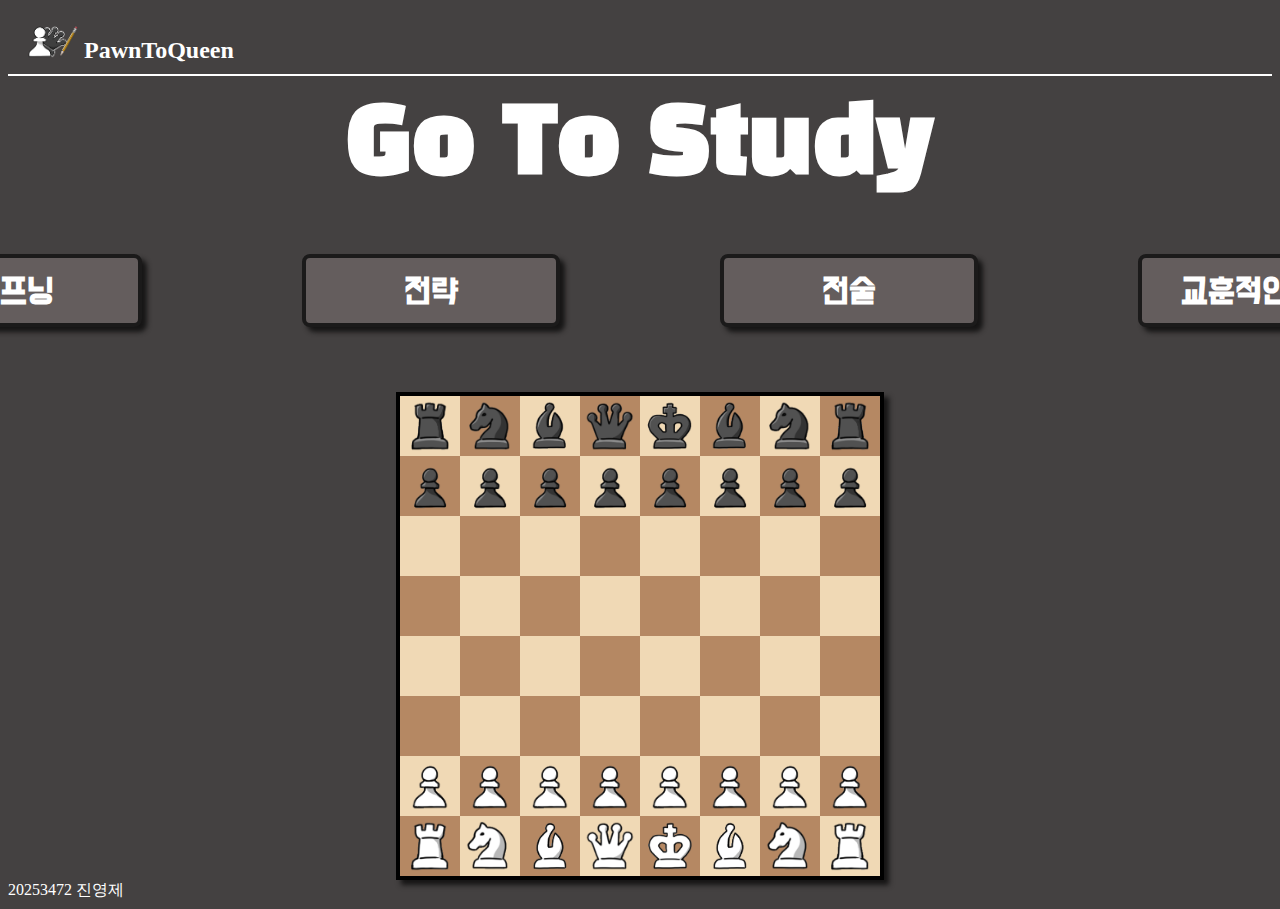
<file: index.html>
<!doctype html>
<html>
    <head>
        <meta charset="utf-8">
        <title>PawnToQueen</title>

        <!-- css 불러오기 -->
        <link rel="stylesheet" href="css/2chess.css">
    </head>

    <body>

        <!-- 왼쪽 위 로고, 로고 이미지 -->
        <header>
            <div>
                <h2 class="PawnToQueen">
                    <img src="images/PawnToQueen.png" class="PawnToQueen-logo">
                    PawnToQueen</h2>
            </div>
            <hr>
        </header>

        <main>
            
            <!-- 공부하러 가기 Go To Study 글자 -->
            <div class="center">
                <h1 class="font_big02 GTS-margin font03">Go To Study</h1>
            </div>

            <div class="center menu">

                <!-- 오프닝 버튼 -->
                <div class="button">
                    <a href = "4Opening.html" class = "font_big01 font_bold font_center font04">오프닝</a>
                </div>

                <!-- 전략 버튼 -->
                <div class="button">
                    <a href = "5Strategy.html" class = "font_big01 font_bold font_center font04">전략</a>
                </div>

                <!-- 전술 버튼 -->
                <div class="button">
                    <a href = "6Tactics.html" class = "font_big01 font_bold font_center font04">전술</a>
                </div>

                <!-- 교훈적인 경기 버튼 -->
                <div class="button">
                    <a href = "7instructive.html" class = "font_big01 font_bold font_center font04">교훈적인 경기</a>
                </div>
            </div>

            
            <!-- 체스판 -->
            <div class="board-area01 center">
                <iframe src="8chess board.html"></iframe>
            </div>

            <!-- 시계 -->
            <div>
                <span id="clock" class="float-right font01"></span>
            </div>
            

        </main>

        <!-- 왼쪽 하단 학번 이름 -->
        <footer>
            <div>20253472 진영제</div>
        </footer>

        <!-- js 불러오기 -->
        <script src="js/3chess.js"></script>

    </body>
</html>
</file>
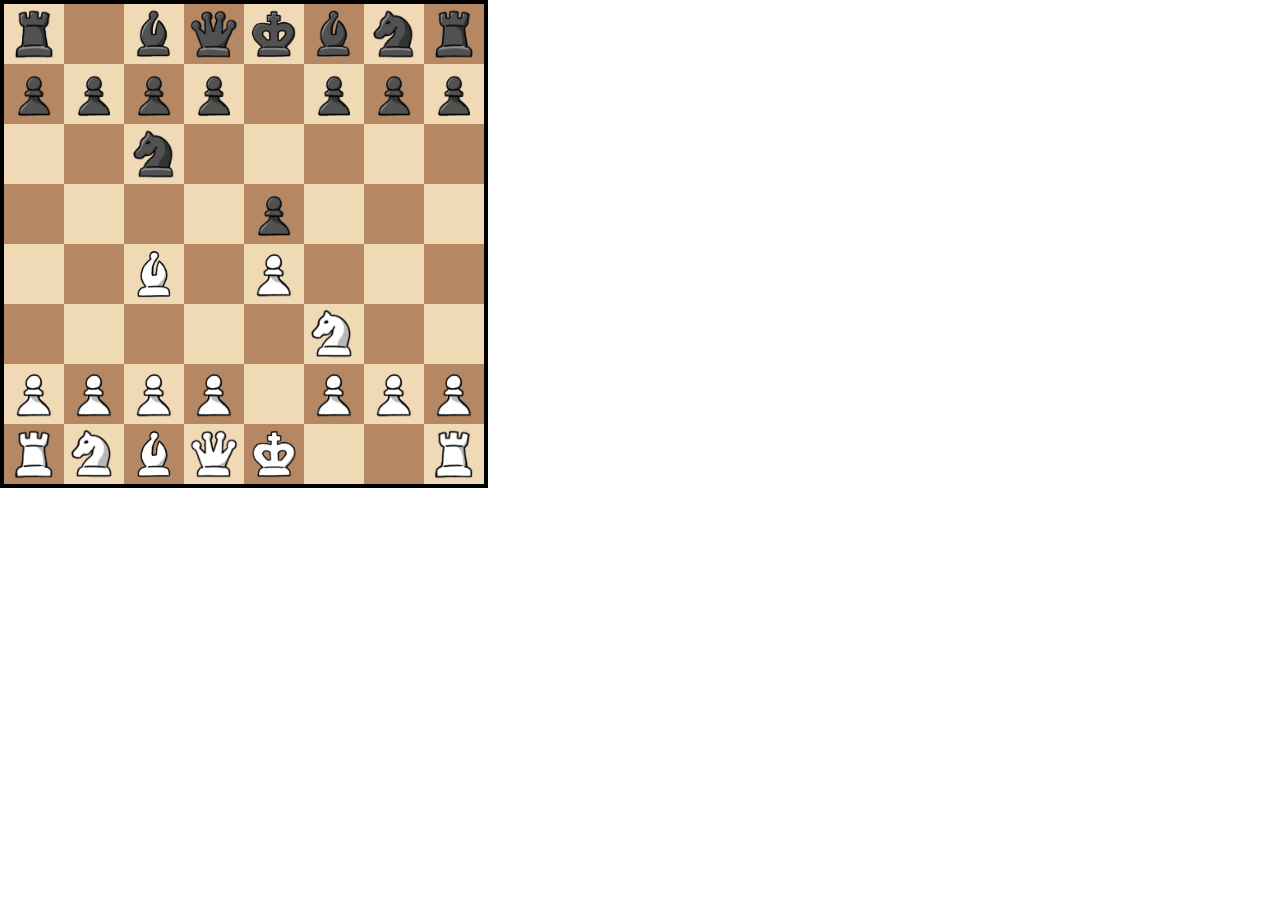
<file: 11Italian-Game.html>
<!DOCTYPE html>
<html>
  <head>
    <meta charset="utf-8">
    <title>Italian-Game</title>

    <!-- css 불러오기 -->
    <link rel="stylesheet" href="css/9board.css">
  </head>
  <body>

  <div class="board">
    <!-- 1행 -->
    <div class="cell white"><img src = "images/black-rook.png"></div> <!-- a8 -->
    <div class="cell black"></div> <!-- b8 -->
    <div class="cell white"><img src = "images/black-bishop.png"></div> <!-- c8 -->
    <div class="cell black"><img src = "images/black-queen.png"></div> <!-- d8 -->
    <div class="cell white"><img src = "images/black-king.png"></div> <!-- e8 -->
    <div class="cell black"><img src = "images/black-bishop.png"></div> <!-- f8 -->
    <div class="cell white"><img src = "images/black-knight.png"></div> <!-- g8 -->
    <div class="cell black"><img src = "images/black-rook.png"></div> <!-- h8 -->

    <!-- 2행 -->
    <div class="cell black"><img src = "images/black-pawn.png"></div> <!-- a7 -->
    <div class="cell white"><img src = "images/black-pawn.png"></div> <!-- b7 -->
    <div class="cell black"><img src = "images/black-pawn.png"></div> <!-- c7 -->
    <div class="cell white"><img src = "images/black-pawn.png"></div> <!-- d7 -->
    <div class="cell black"></div> <!-- e7 -->
    <div class="cell white"><img src = "images/black-pawn.png"></div> <!-- f2 -->
    <div class="cell black"><img src = "images/black-pawn.png"></div> <!-- g7 -->
    <div class="cell white"><img src = "images/black-pawn.png"></div> <!-- h7 -->

    <!-- 3행 -->
    <div class="cell white"></div> <!-- a6 -->
    <div class="cell black"></div> <!-- b6 -->
    <div class="cell white"><img src = "images/black-knight.png"></div> <!-- c6 -->
    <div class="cell black"></div> <!-- d6 -->
    <div class="cell white"></div> <!-- e6 -->
    <div class="cell black"></div> <!-- f6 -->
    <div class="cell white"></div> <!-- g6 -->
    <div class="cell black"></div> <!-- h6 -->

    <!-- 4행 -->
    <div class="cell black"></div> <!-- a5 -->
    <div class="cell white"></div> <!-- b5 -->
    <div class="cell black"></div> <!-- c5 -->
    <div class="cell white"></div> <!-- d5 -->
    <div class="cell black"><img src = "images/black-pawn.png"></div> <!-- e5 -->
    <div class="cell white"></div> <!-- f5 -->
    <div class="cell black"></div> <!-- g5 -->
    <div class="cell white"></div> <!-- h5 -->

    <!-- 5행 -->
    <div class="cell white"></div> <!-- a4 -->
    <div class="cell black"></div> <!-- b4 -->
    <div class="cell white"><img src = "images/white-bishop.png"></div> <!-- c4 -->
    <div class="cell black"></div> <!-- d4 -->
    <div class="cell white"><img src = "images/white-pawn.png"></div> <!-- e4 -->
    <div class="cell black"></div> <!-- f4 -->
    <div class="cell white"></div> <!-- g4 -->
    <div class="cell black"></div> <!-- h4 -->

    <!-- 6행 -->
    <div class="cell black"></div> <!-- a3 -->
    <div class="cell white"></div> <!-- b3 -->
    <div class="cell black"></div> <!-- c3 -->
    <div class="cell white"></div> <!-- d3 -->
    <div class="cell black"></div> <!-- e3 -->
    <div class="cell white"><img src = "images/white-knight.png"></div> <!-- f3 -->
    <div class="cell black"></div> <!-- g3 -->
    <div class="cell white"></div> <!-- h3 -->

    <!-- 7행 -->
    <div class="cell white"><img src = "images/white-pawn.png"></div>  <!-- a2 -->
    <div class="cell black"><img src = "images/white-pawn.png"></div>  <!-- b2 -->
    <div class="cell white"><img src = "images/white-pawn.png"></div>  <!-- c2 -->
    <div class="cell black"><img src = "images/white-pawn.png"></div>  <!-- d2 -->
    <div class="cell white"></div>  <!-- e2 -->
    <div class="cell black"><img src = "images/white-pawn.png"></div>  <!-- f2 -->
    <div class="cell white"><img src = "images/white-pawn.png"></div>  <!-- g2 -->
    <div class="cell black"><img src = "images/white-pawn.png"></div>  <!-- h2 -->

    <!-- 8행 -->
    <div class="cell black"><img src = "images/white-rook.png"></div> <!-- a1 -->
    <div class="cell white"><img src = "images/white-knight.png"></div> <!-- b1 -->
    <div class="cell black"><img src = "images/white-bishop.png"></div> <!-- c1 -->
    <div class="cell white"><img src = "images/white-queen.png"></div> <!-- d1 -->
    <div class="cell black"><img src = "images/white-king.png"></div> <!-- e1 -->
    <div class="cell white"></div> <!-- f1 -->
    <div class="cell black"></div> <!-- g1 -->
    <div class="cell white"><img src = "images/white-rook.png"></div> <!-- h1 -->
  </div>

  <!-- js 불러오기 -->
  <script src="js/10board.js"></script>

  </body>
</html>
</file>
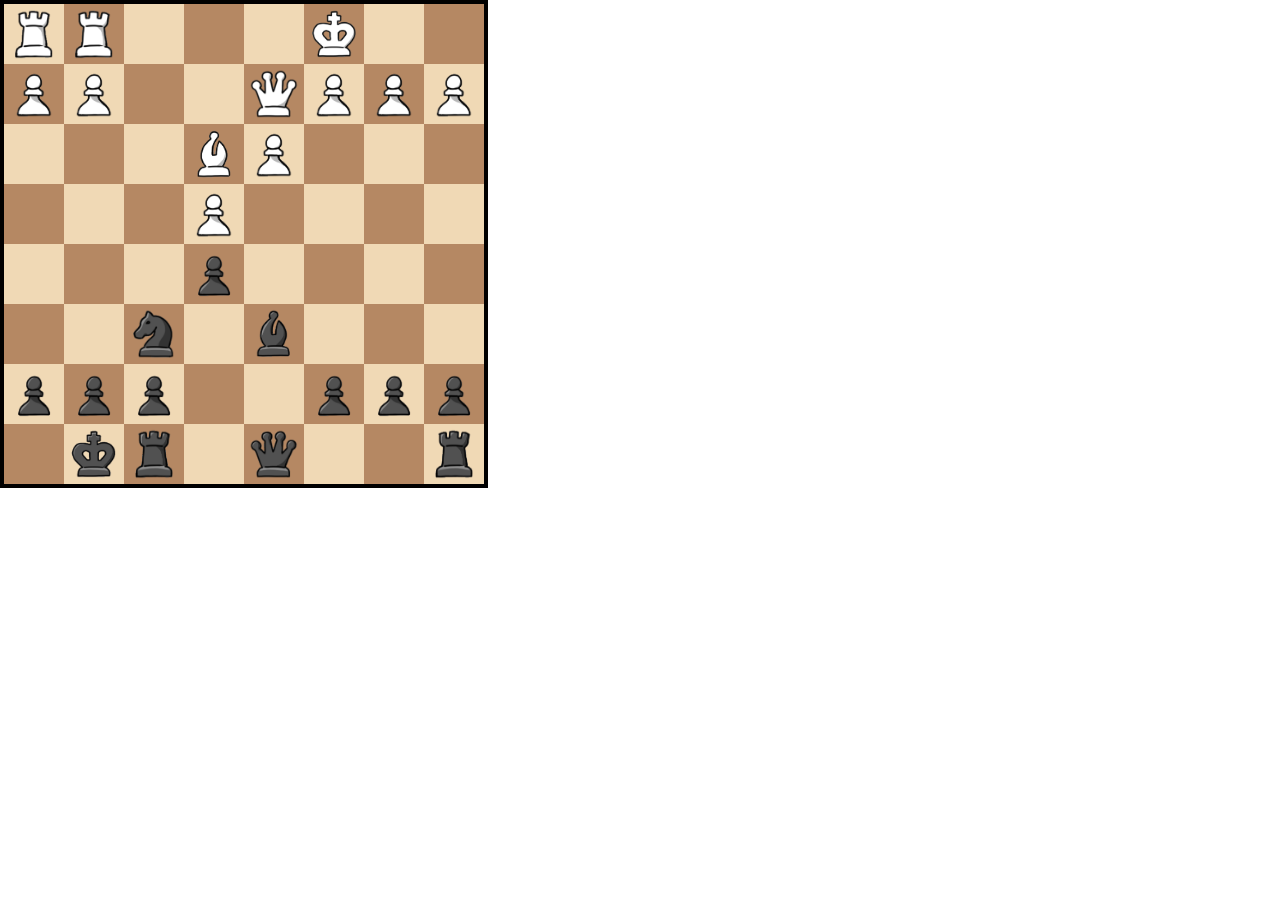
<file: 12PawnStorm.html>
<!DOCTYPE html>
<html>
  <head>
    <meta charset="utf-8">
    <title>PawnStorm</title>

    <!-- css 불러오기 -->
    <link rel="stylesheet" href="css/9board.css">
  </head>
  <body>

  <div class="board">
    <!-- 1행 -->
    <div class="cell white"><img src = "images/white-rook.png"></div> <!-- a8 -->
    <div class="cell black"><img src = "images/white-rook.png"></div> <!-- b8 -->
    <div class="cell white"></div> <!-- c8 -->
    <div class="cell black"></div> <!-- d8 -->
    <div class="cell white"></div> <!-- e8 -->
    <div class="cell black"><img src = "images/white-king.png"></div> <!-- f8 -->
    <div class="cell white"></div> <!-- g8 -->
    <div class="cell black"></div> <!-- h8 -->

    <!-- 2행 -->
    <div class="cell black"><img src = "images/white-pawn.png"></div> <!-- a7 -->
    <div class="cell white"><img src = "images/white-pawn.png"></div> <!-- b7 -->
    <div class="cell black"></div> <!-- c7 -->
    <div class="cell white"></div> <!-- d7 -->
    <div class="cell black"><img src = "images/white-queen.png"></div> <!-- e7 -->
    <div class="cell white"><img src = "images/white-pawn.png"></div> <!-- f2 -->
    <div class="cell black"><img src = "images/white-pawn.png"></div> <!-- g7 -->
    <div class="cell white"><img src = "images/white-pawn.png"></div> <!-- h7 -->

    <!-- 3행 -->
    <div class="cell white"></div> <!-- a6 -->
    <div class="cell black"></div> <!-- b6 -->
    <div class="cell white"></div> <!-- c6 -->
    <div class="cell black"><img src = "images/white-bishop.png"></div> <!-- d6 -->
    <div class="cell white"><img src = "images/white-pawn.png"></div> <!-- e6 -->
    <div class="cell black"></div> <!-- f6 -->
    <div class="cell white"></div> <!-- g6 -->
    <div class="cell black"></div> <!-- h6 -->

    <!-- 4행 -->
    <div class="cell black"></div> <!-- a5 -->
    <div class="cell white"></div> <!-- b5 -->
    <div class="cell black"></div> <!-- c5 -->
    <div class="cell white"><img src = "images/white-pawn.png"></div> <!-- d5 -->
    <div class="cell black"></div> <!-- e5 -->
    <div class="cell white"></div> <!-- f5 -->
    <div class="cell black"></div> <!-- g5 -->
    <div class="cell white"></div> <!-- h5 -->

    <!-- 5행 -->
    <div class="cell white"></div> <!-- a4 -->
    <div class="cell black"></div> <!-- b4 -->
    <div class="cell white"></div> <!-- c4 -->
    <div class="cell black"><img src = "images/black-pawn.png"></div> <!-- d4 -->
    <div class="cell white"></div> <!-- e4 -->
    <div class="cell black"></div> <!-- f4 -->
    <div class="cell white"></div> <!-- g4 -->
    <div class="cell black"></div> <!-- h4 -->

    <!-- 6행 -->
    <div class="cell black"></div> <!-- a3 -->
    <div class="cell white"></div> <!-- b3 -->
    <div class="cell black"><img src = "images/black-knight.png"></div> <!-- c3 -->
    <div class="cell white"></div> <!-- d3 -->
    <div class="cell black"><img src = "images/black-bishop.png"></div> <!-- e3 -->
    <div class="cell white"></div> <!-- f3 -->
    <div class="cell black"></div> <!-- g3 -->
    <div class="cell white"></div> <!-- h3 -->

    <!-- 7행 -->
    <div class="cell white"><img src = "images/black-pawn.png"></div>  <!-- a2 -->
    <div class="cell black"><img src = "images/black-pawn.png"></div>  <!-- b2 -->
    <div class="cell white"><img src = "images/black-pawn.png"></div>  <!-- c2 -->
    <div class="cell black"></div>  <!-- d2 -->
    <div class="cell white"></div>  <!-- e2 -->
    <div class="cell black"><img src = "images/black-pawn.png"></div>  <!-- f2 -->
    <div class="cell white"><img src = "images/black-pawn.png"></div>  <!-- g2 -->
    <div class="cell black"><img src = "images/black-pawn.png"></div>  <!-- h2 -->

    <!-- 8행 -->
    <div class="cell black"></div> <!-- a1 -->
    <div class="cell white"><img src = "images/black-king.png"></div> <!-- b1 -->
    <div class="cell black"><img src = "images/black-rook.png"></div> <!-- c1 -->
    <div class="cell white"></div> <!-- d1 -->
    <div class="cell black"><img src = "images/black-queen.png"></div> <!-- e1 -->
    <div class="cell white"></div> <!-- f1 -->
    <div class="cell black"></div> <!-- g1 -->
    <div class="cell white"><img src = "images/black-rook.png"></div> <!-- h1 -->
  </div>

  <!-- js 불러오기 -->
  <script src="js/10board.js"></script>

  </body>
</html>
</file>
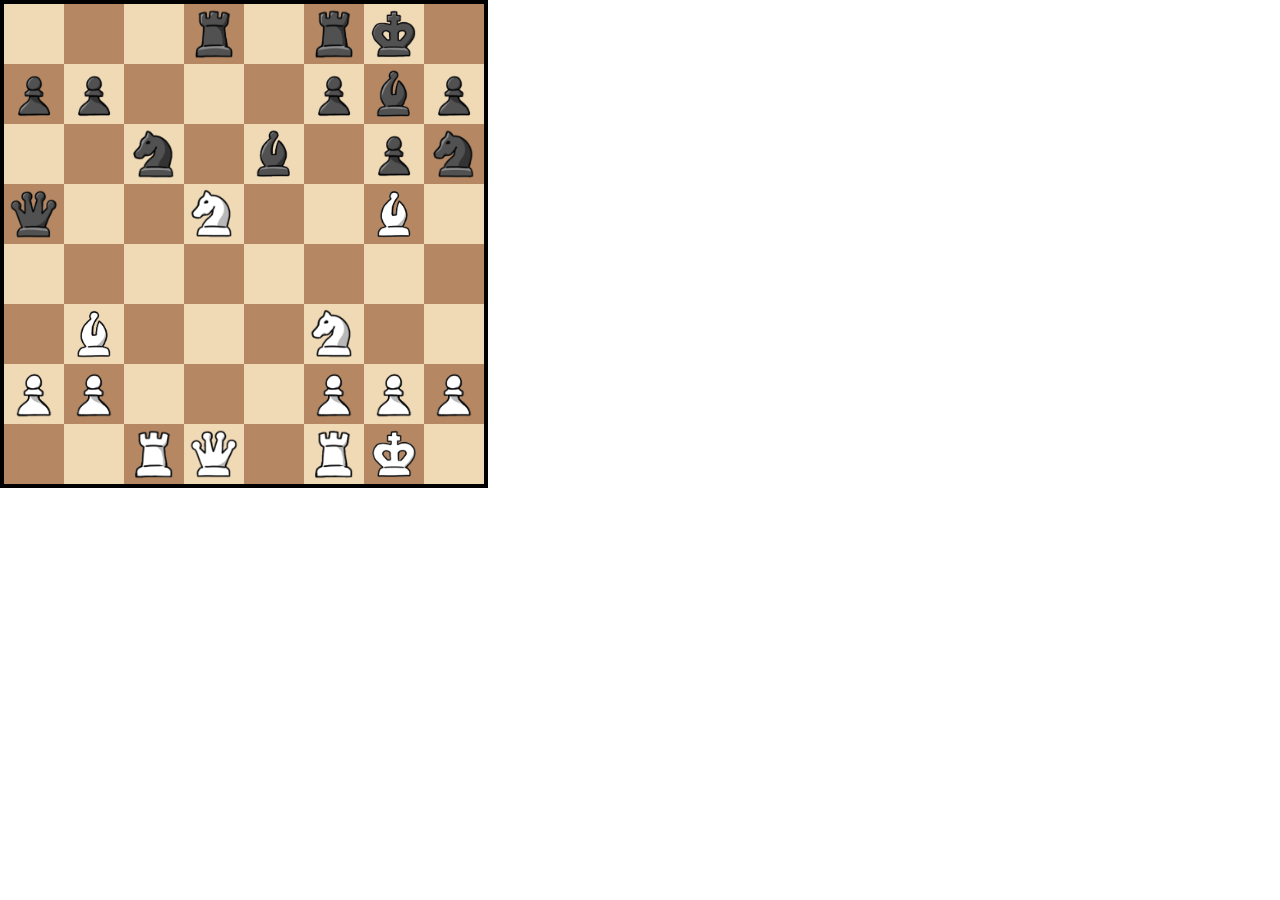
<file: 13Pin-Fork.html>
<!DOCTYPE html>
<html>
  <head>
    <meta charset="utf-8">
    <title>Pin, Fork</title>

    <!-- css 불러오기 -->
    <link rel="stylesheet" href="css/9board.css">
  </head>
  <body>

  <div class="board">
    <!-- 1행 -->
    <div class="cell white"></div> <!-- a8 -->
    <div class="cell black"></div> <!-- b8 -->
    <div class="cell white"></div> <!-- c8 -->
    <div class="cell black"><img src = "images/black-rook.png"></div> <!-- d8 -->
    <div class="cell white"></div> <!-- e8 -->
    <div class="cell black"><img src = "images/black-rook.png"></div> <!-- f8 -->
    <div class="cell white"><img src = "images/black-king.png"></div> <!-- g8 -->
    <div class="cell black"></div> <!-- h8 -->

    <!-- 2행 -->
    <div class="cell black"><img src = "images/black-pawn.png"></div> <!-- a7 -->
    <div class="cell white"><img src = "images/black-pawn.png"></div> <!-- b7 -->
    <div class="cell black"></div> <!-- c7 -->
    <div class="cell white"></div> <!-- d7 -->
    <div class="cell black"></div> <!-- e7 -->
    <div class="cell white"><img src = "images/black-pawn.png"></div> <!-- f2 -->
    <div class="cell black"><img src = "images/black-bishop.png"></div> <!-- g7 -->
    <div class="cell white"><img src = "images/black-pawn.png"></div> <!-- h7 -->

    <!-- 3행 -->
    <div class="cell white"></div> <!-- a6 -->
    <div class="cell black"></div> <!-- b6 -->
    <div class="cell white"><img src = "images/black-knight.png"></div> <!-- c6 -->
    <div class="cell black"></div> <!-- d6 -->
    <div class="cell white"><img src = "images/black-bishop.png"></div> <!-- e6 -->
    <div class="cell black"></div> <!-- f6 -->
    <div class="cell white"><img src = "images/black-pawn.png"></div> <!-- g6 -->
    <div class="cell black"><img src = "images/black-knight.png"></div> <!-- h6 -->

    <!-- 4행 -->
    <div class="cell black"><img src = "images/black-queen.png"></div> <!-- a5 -->
    <div class="cell white"></div> <!-- b5 -->
    <div class="cell black"></div> <!-- c5 -->
    <div class="cell white"><img src = "images/white-knight.png"></div> <!-- d5 -->
    <div class="cell black"></div> <!-- e5 -->
    <div class="cell white"></div> <!-- f5 -->
    <div class="cell black"><img src = "images/white-bishop.png"></div> <!-- g5 -->
    <div class="cell white"></div> <!-- h5 -->

    <!-- 5행 -->
    <div class="cell white"></div> <!-- a4 -->
    <div class="cell black"></div> <!-- b4 -->
    <div class="cell white"></div> <!-- c4 -->
    <div class="cell black"></div> <!-- d4 -->
    <div class="cell white"></div> <!-- e4 -->
    <div class="cell black"></div> <!-- f4 -->
    <div class="cell white"></div> <!-- g4 -->
    <div class="cell black"></div> <!-- h4 -->

    <!-- 6행 -->
    <div class="cell black"></div> <!-- a3 -->
    <div class="cell white"><img src = "images/white-bishop.png"></div> <!-- b3 -->
    <div class="cell black"></div> <!-- c3 -->
    <div class="cell white"></div> <!-- d3 -->
    <div class="cell black"></div> <!-- e3 -->
    <div class="cell white"><img src = "images/white-knight.png"></div> <!-- f3 -->
    <div class="cell black"></div> <!-- g3 -->
    <div class="cell white"></div> <!-- h3 -->

    <!-- 7행 -->
    <div class="cell white"><img src = "images/white-pawn.png"></div>  <!-- a2 -->
    <div class="cell black"><img src = "images/white-pawn.png"></div>  <!-- b2 -->
    <div class="cell white"></div>  <!-- c2 -->
    <div class="cell black"></div>  <!-- d2 -->
    <div class="cell white"></div>  <!-- e2 -->
    <div class="cell black"><img src = "images/white-pawn.png"></div>  <!-- f2 -->
    <div class="cell white"><img src = "images/white-pawn.png"></div>  <!-- g2 -->
    <div class="cell black"><img src = "images/white-pawn.png"></div>  <!-- h2 -->

    <!-- 8행 -->
    <div class="cell black"></div> <!-- a1 -->
    <div class="cell white"></div> <!-- b1 -->
    <div class="cell black"><img src = "images/white-rook.png"></div> <!-- c1 -->
    <div class="cell white"><img src = "images/white-queen.png"></div> <!-- d1 -->
    <div class="cell black"></div> <!-- e1 -->
    <div class="cell white"><img src = "images/white-rook.png"></div> <!-- f1 -->
    <div class="cell black"><img src = "images/white-king.png"></div> <!-- g1 -->
    <div class="cell white"></div> <!-- h1 -->
  </div>

  <!-- js 불러오기 -->
  <script src="js/10board.js"></script>

  </body>
</html>
</file>
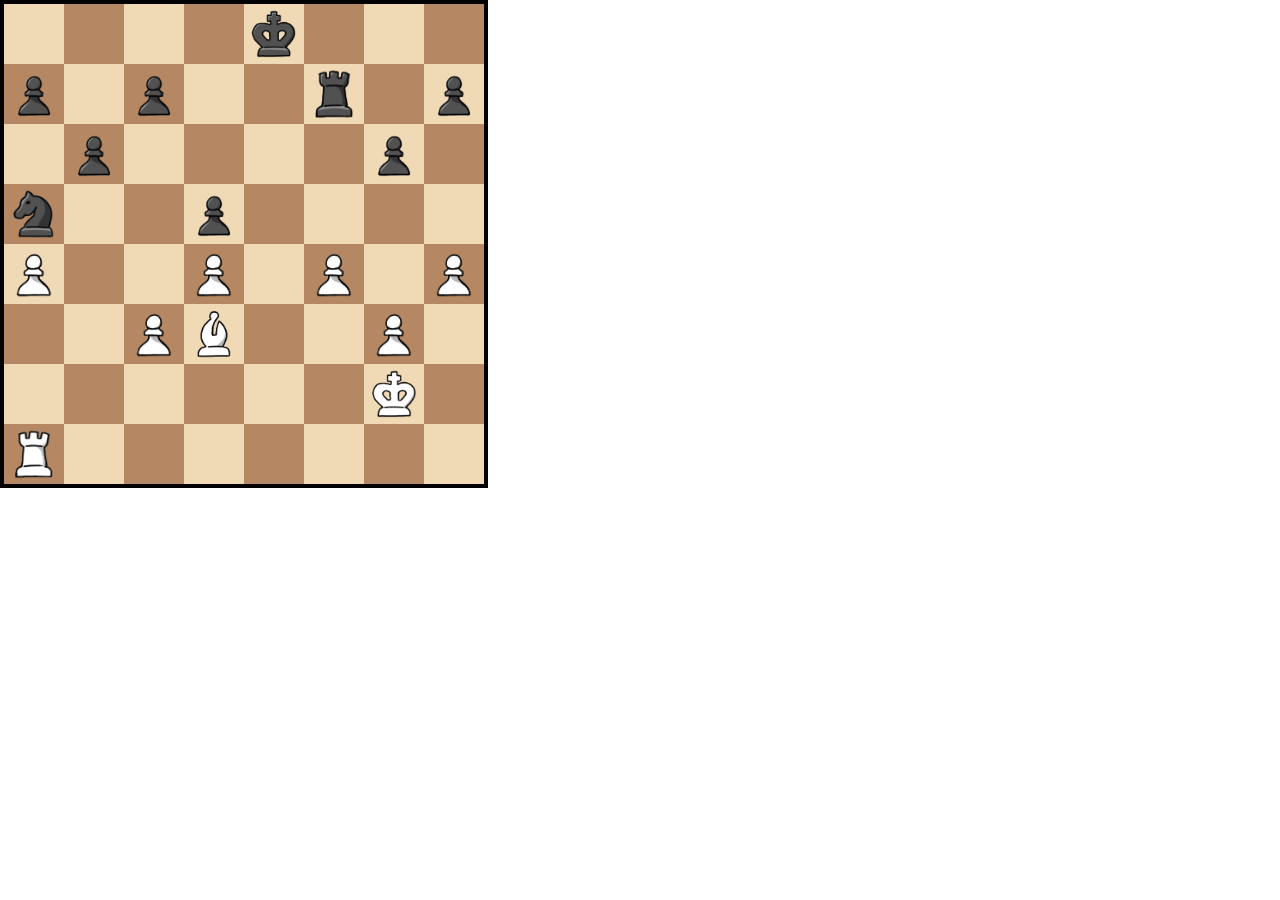
<file: 14Capablanca.html>
<!DOCTYPE html>
<html>
  <head>
    <meta charset="utf-8">
    <title>체스판</title>

    <!-- css 불러오기 -->
    <link rel="stylesheet" href="css/9board.css">
  </head>
  <body>

  <div class="board">
    <!-- 1행 -->
    <div class="cell white"></div> <!-- a8 -->
    <div class="cell black"></div> <!-- b8 -->
    <div class="cell white"></div> <!-- c8 -->
    <div class="cell black"></div> <!-- d8 -->
    <div class="cell white"><img src = "images/black-king.png"></div> <!-- e8 -->
    <div class="cell black"></div> <!-- f8 -->
    <div class="cell white"></div> <!-- g8 -->
    <div class="cell black"></div> <!-- h8 -->

    <!-- 2행 -->
    <div class="cell black"><img src = "images/black-pawn.png"></div> <!-- a7 -->
    <div class="cell white"></div> <!-- b7 -->
    <div class="cell black"><img src = "images/black-pawn.png"></div> <!-- c7 -->
    <div class="cell white"></div> <!-- d7 -->
    <div class="cell black"></div> <!-- e7 -->
    <div class="cell white"><img src = "images/black-rook.png"></div> <!-- f2 -->
    <div class="cell black"></div> <!-- g7 -->
    <div class="cell white"><img src = "images/black-pawn.png"></div> <!-- h7 -->

    <!-- 3행 -->
    <div class="cell white"></div> <!-- a6 -->
    <div class="cell black"><img src = "images/black-pawn.png"></div> <!-- b6 -->
    <div class="cell white"></div> <!-- c6 -->
    <div class="cell black"></div> <!-- d6 -->
    <div class="cell white"></div> <!-- e6 -->
    <div class="cell black"></div> <!-- f6 -->
    <div class="cell white"><img src = "images/black-pawn.png"></div> <!-- g6 -->
    <div class="cell black"></div> <!-- h6 -->

    <!-- 4행 -->
    <div class="cell black"><img src = "images/black-knight.png"></div> <!-- a5 -->
    <div class="cell white"></div> <!-- b5 -->
    <div class="cell black"></div> <!-- c5 -->
    <div class="cell white"><img src = "images/black-pawn.png"></div> <!-- d5 -->
    <div class="cell black"></div> <!-- e5 -->
    <div class="cell white"></div> <!-- f5 -->
    <div class="cell black"></div> <!-- g5 -->
    <div class="cell white"></div> <!-- h5 -->

    <!-- 5행 -->
    <div class="cell white"><img src = "images/white-pawn.png"></div> <!-- a4 -->
    <div class="cell black"></div> <!-- b4 -->
    <div class="cell white"></div> <!-- c4 -->
    <div class="cell black"><img src = "images/white-pawn.png"></div> <!-- d4 -->
    <div class="cell white"></div> <!-- e4 -->
    <div class="cell black"><img src = "images/white-pawn.png"></div> <!-- f4 -->
    <div class="cell white"></div> <!-- g4 -->
    <div class="cell black"><img src = "images/white-pawn.png"></div> <!-- h4 -->

    <!-- 6행 -->
    <div class="cell black"></div> <!-- a3 -->
    <div class="cell white"></div> <!-- b3 -->
    <div class="cell black"><img src = "images/white-pawn.png"></div> <!-- c3 -->
    <div class="cell white"><img src = "images/white-bishop.png"></div> <!-- d3 -->
    <div class="cell black"></div> <!-- e3 -->
    <div class="cell white"></div> <!-- f3 -->
    <div class="cell black"><img src = "images/white-pawn.png"></div> <!-- g3 -->
    <div class="cell white"></div> <!-- h3 -->

    <!-- 7행 -->
    <div class="cell white"></div>  <!-- a2 -->
    <div class="cell black"></div>  <!-- b2 -->
    <div class="cell white"></div>  <!-- c2 -->
    <div class="cell black"></div>  <!-- d2 -->
    <div class="cell white"></div>  <!-- e2 -->
    <div class="cell black"></div>  <!-- f2 -->
    <div class="cell white"><img src = "images/white-king.png"></div>  <!-- g2 -->
    <div class="cell black"></div>  <!-- h2 -->

    <!-- 8행 -->
    <div class="cell black"><img src = "images/white-rook.png"></div> <!-- a1 -->
    <div class="cell white"></div> <!-- b1 -->
    <div class="cell black"></div> <!-- c1 -->
    <div class="cell white"></div> <!-- d1 -->
    <div class="cell black"></div> <!-- e1 -->
    <div class="cell white"></div> <!-- f1 -->
    <div class="cell black"></div> <!-- g1 -->
    <div class="cell white"></div> <!-- h1 -->
  </div>

  <!-- js 불러오기 -->
  <script src="js/10board.js"></script>

  </body>
</html>
</file>
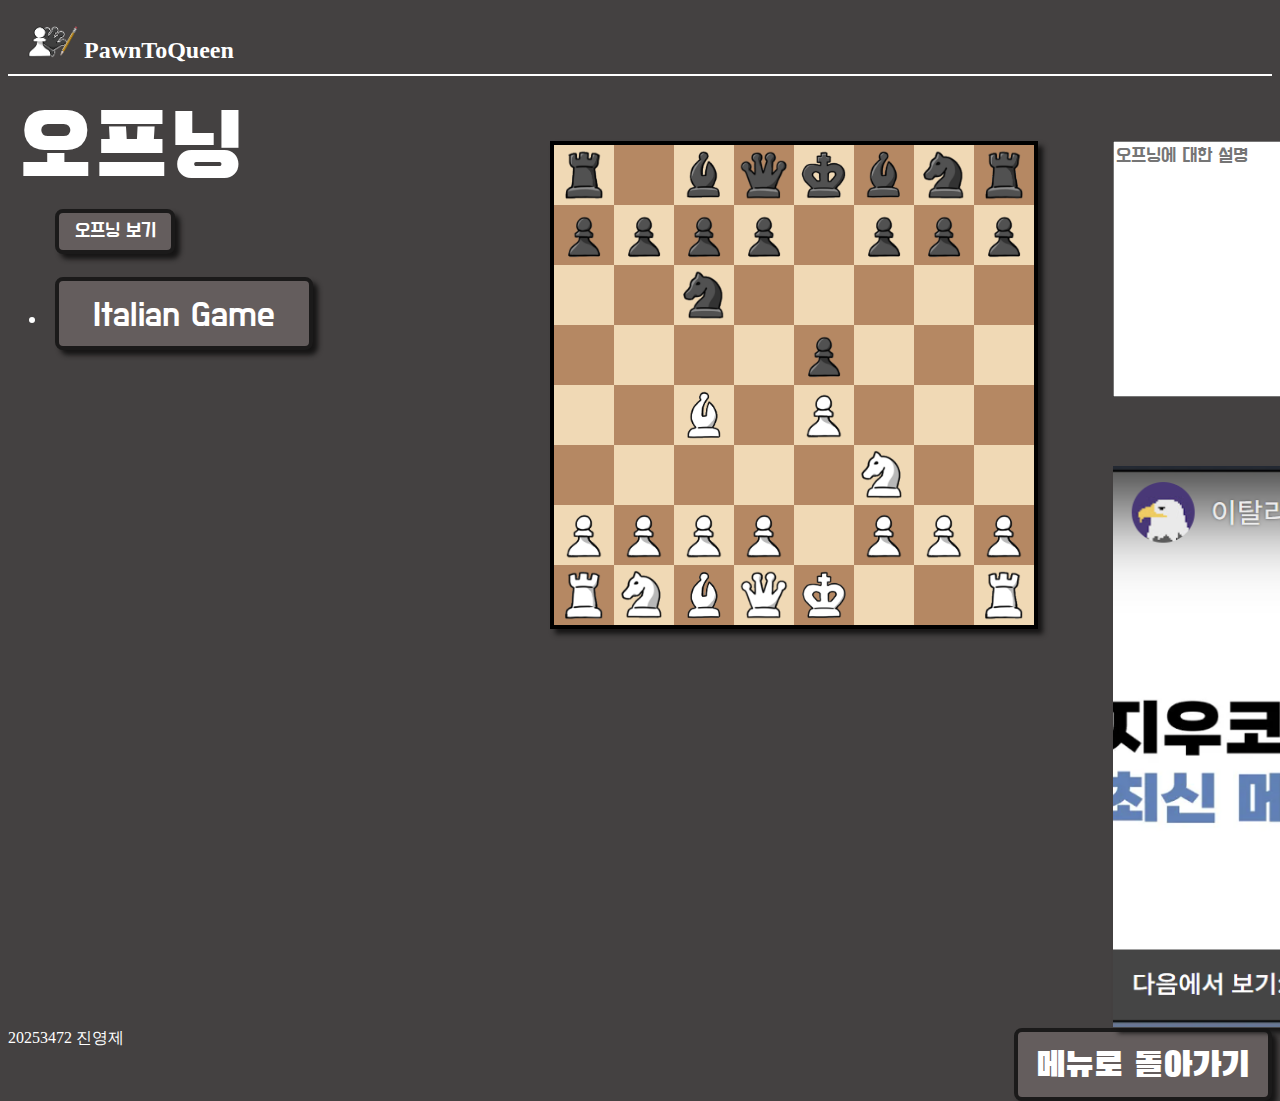
<file: 4Opening.html>
<!doctype html>
<html>
    <head>
        <meta charset="utf-8">
        <title>PawnToQueen</title>

        <!-- css 불러오기 -->
        <link rel="stylesheet" href="css/2chess.css">

        <!-- jquery 불러오기 -->
        <script src="https://code.jquery.com/jquery-3.7.1.js" integrity="sha256-eKhayi8LEQwp4NKxN+CfCh+3qOVUtJn3QNZ0TciWLP4="
            crossorigin="anonymous"></script>
    </head>

    <body>

        <!-- 왼쪽 위 로고, 로고 이미지 -->
        <header>
            <div>
                <h2 class="PawnToQueen">
                    <img src="images/PawnToQueen.png" class="PawnToQueen-logo">
                    PawnToQueen</h2>
            </div>

            <hr>
        </header>

        <main>
            
            <div class="row">
                <!-- 타이틀(오프닝) -->
                <div>
                    <span class="font_big02 GTS-margin title-margin font03">오프닝</span>
                
                
                    <div>
                        <div>
                            <!-- 오프닝 보기 버튼 -->
                            <button class="toggle button01 font04">오프닝 보기</button>
                        </div>
                        
                        <!-- 버튼 누르면 숨겨질 목록들 -->
                        <div class="page">
                            <ul>
                                <li>
                                    <div class="button">
                                        <a href="#" class="font04 font_big01">Italian Game</a>
                                    </div>
                                </li>
                                <!-- <li>
                                    <div class="button">
                                        <a href="#" class="font04 font_big01">추가 (미구현)</a>
                                    </div>
                                </li> -->
                            </ul>
                            
                        </div>
                    </div>
                </div>

                
                <!-- 하얀 세로 선 -->
                <div class="l-line"></div>

                    <!-- 체스판 -->
                    <div class="board-area02">
                        <iframe src="11Italian-Game.html"></iframe>
                    </div>
                
                    <!-- textarea 박스 -->
                    <div>
                        <textarea class="openingText board-area02 textrea01 font04" cols="60" rows="10" placeholder="오프닝에 대한 설명"></textarea>
                        <button class="saveOpening font04 saveButton-margin">저장</button>

                        <!-- 유튜브 -->
                        <div class="video-wrap">
                            <!-- <iframe
                            src="https://www.youtube.com/embed/XoQVPWBG1hU?si=ch_0B-L1tGqG040q" allowfullscreen>
                            </iframe> -->

                            <!-- 유튜브 썸네일 사진, 누르면 영상 주소로 이동 -->
                            <a href="https://youtu.be/XoQVPWBG1hU?si=Zf-GPY9oltNHFqie" target="_blank">
                                <img src="images/Italian-thunbnail.png"></a>
                        </div>
                    </div>

                    
            </div>


            <!-- 메뉴로 돌아가기 버튼 -->
            <div class="float-right">
                <div class="button">
                    <a href = "index.html" class = "font_big01 font_center"><span class="font03">메뉴로 돌아가기</span></a>
            </div>

            

        </main>

        <!-- 왼쪽 하단 학번 이름 -->
        <footer>
            <div>20253472 진영제</div>
        </footer>

        <!-- js 불러오기 -->
        <script src="js/3chess.js"></script>
        
    </body>
</html>
</file>
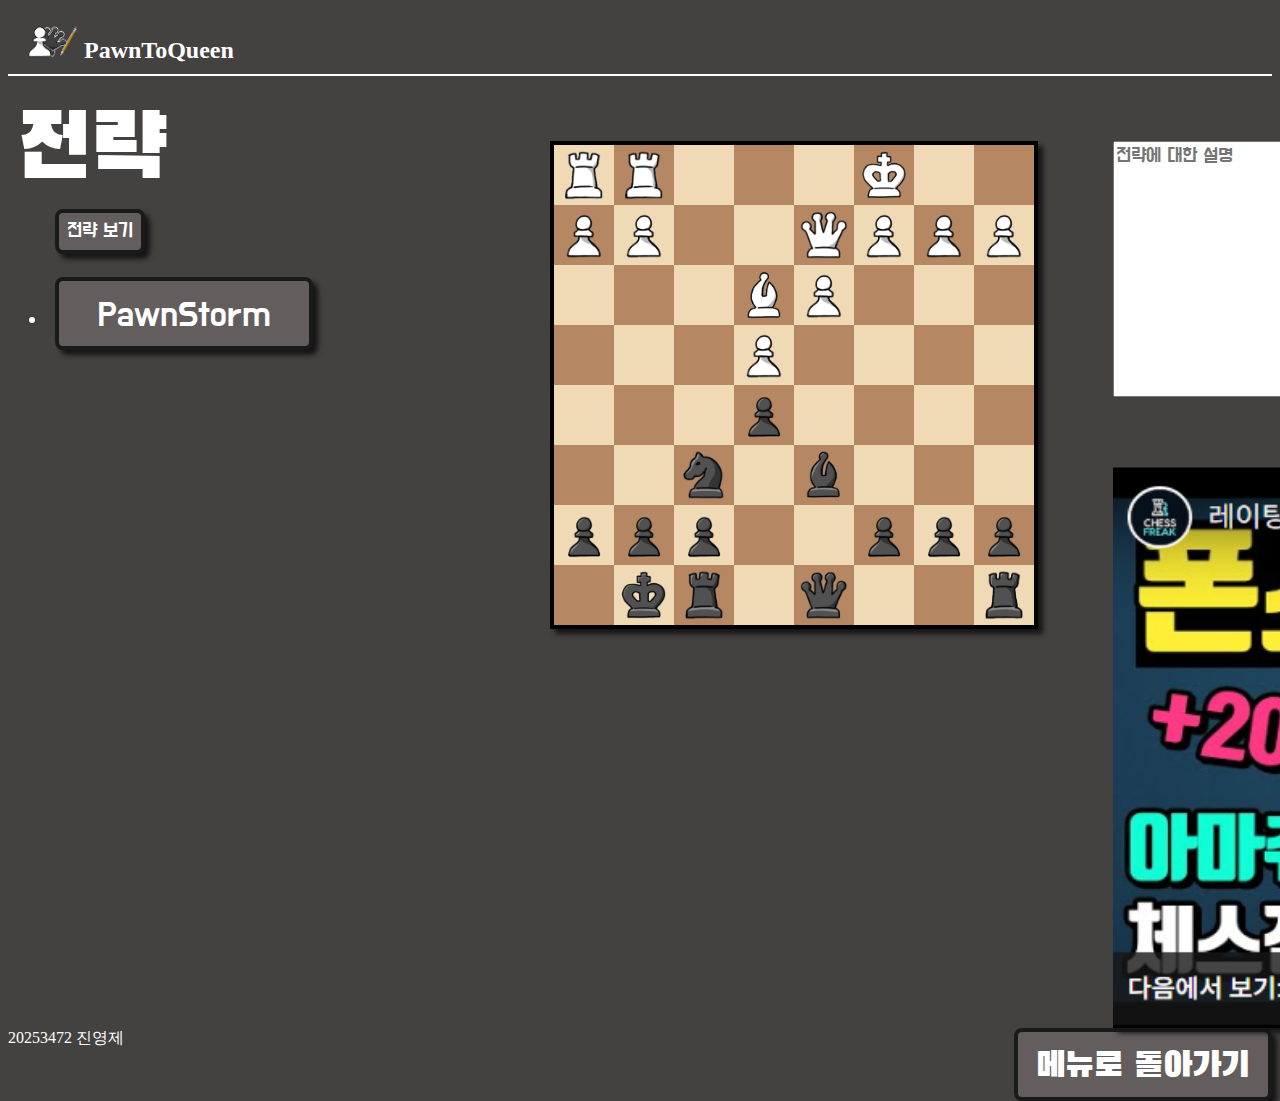
<file: 5Strategy.html>
<!doctype html>
<html>
    <head>
        <meta charset="utf-8">
        <title>PawnToQueen</title>

        <!-- css 불러오기 -->
        <link rel="stylesheet" href="css/2chess.css">

        <!-- jquery 불러오기 -->
        <script src="https://code.jquery.com/jquery-3.7.1.js" integrity="sha256-eKhayi8LEQwp4NKxN+CfCh+3qOVUtJn3QNZ0TciWLP4="
            crossorigin="anonymous"></script>
    </head>

    <body>

        <!-- 왼쪽 위 로고, 로고 이미지 -->
        <header>
            <div>
                <h2 class="PawnToQueen">
                    <img src="images/PawnToQueen.png" class="PawnToQueen-logo">
                    PawnToQueen</h2>
            </div>

            <hr>
        </header>

        <main>
            
            <div class="row">
                <!-- 타이틀(전략) -->
                <div>
                    <span class="font_big02 GTS-margin title-margin font03">전략</span>
                
                
                    <div>
                        <div>
                            <!-- 전략 보기 버튼 -->
                            <button class="toggle font04">전략 보기</button>
                        </div>

                        <!-- 버튼 누르면 숨겨질 목록들 -->
                        <div class="page">
                            <ul>
                                <li>
                                    <div class="button">
                                        <a href="#" class="font04 font_big01">PawnStorm</a>
                                    </div>
                                </li>
                                <!-- <li>
                                    <div class="button">
                                        <a href="#" class="font04 font_big01">추가 (미구현)</a>
                                    </div>
                                </li> -->
                            </ul>
                        </div>
                    </div>
                </div>
                
                <div class="l-line"></div>

                    <!-- 체스판 -->
                    <div class="board-area02">
                        <iframe src="12PawnStorm.html"></iframe>
                    </div>
                
                    <!-- textarea 박스 -->
                    <div>
                        <textarea class="strategyText board-area02 textrea01 font04" cols="60" rows="10" placeholder="전략에 대한 설명"></textarea>
                        <button class="saveStrategy font04 saveButton-margin">저장</button>

                        <!-- 유튜브 -->
                        <div class="video-wrap">
                            <!-- <iframe
                            src="https://youtube.com/embed/ridEIS-uLy0" allowfullscreen>
                            </iframe> -->

                            <!-- 유튜브 썸네일 사진, 누르면 영상 주소로 이동 -->
                            <a href="https://youtu.be/ridEIS-uLy0?si=roBCAuQrn8-rEmRu" target="_blank">
                                <img src="images/PawnStorm-thumbnail.png"></a>
                        </div>
                    </div>

                    
            </div>


            <!-- 메뉴로 돌아가기 버튼 -->
            <div class="float-right">
                <div class="button">
                    <a href = "index.html" class = "font_big01 font_center"><span class="font03">메뉴로 돌아가기</span></a>
            </div>

            

        </main>

        <!-- 왼쪽 하단 학번 이름 -->
        <footer>
            <div>20253472 진영제</div>
        </footer>

        <!-- js 불러오기 -->
        <script src="js/3chess.js"></script>

    </body>
</html>
</file>
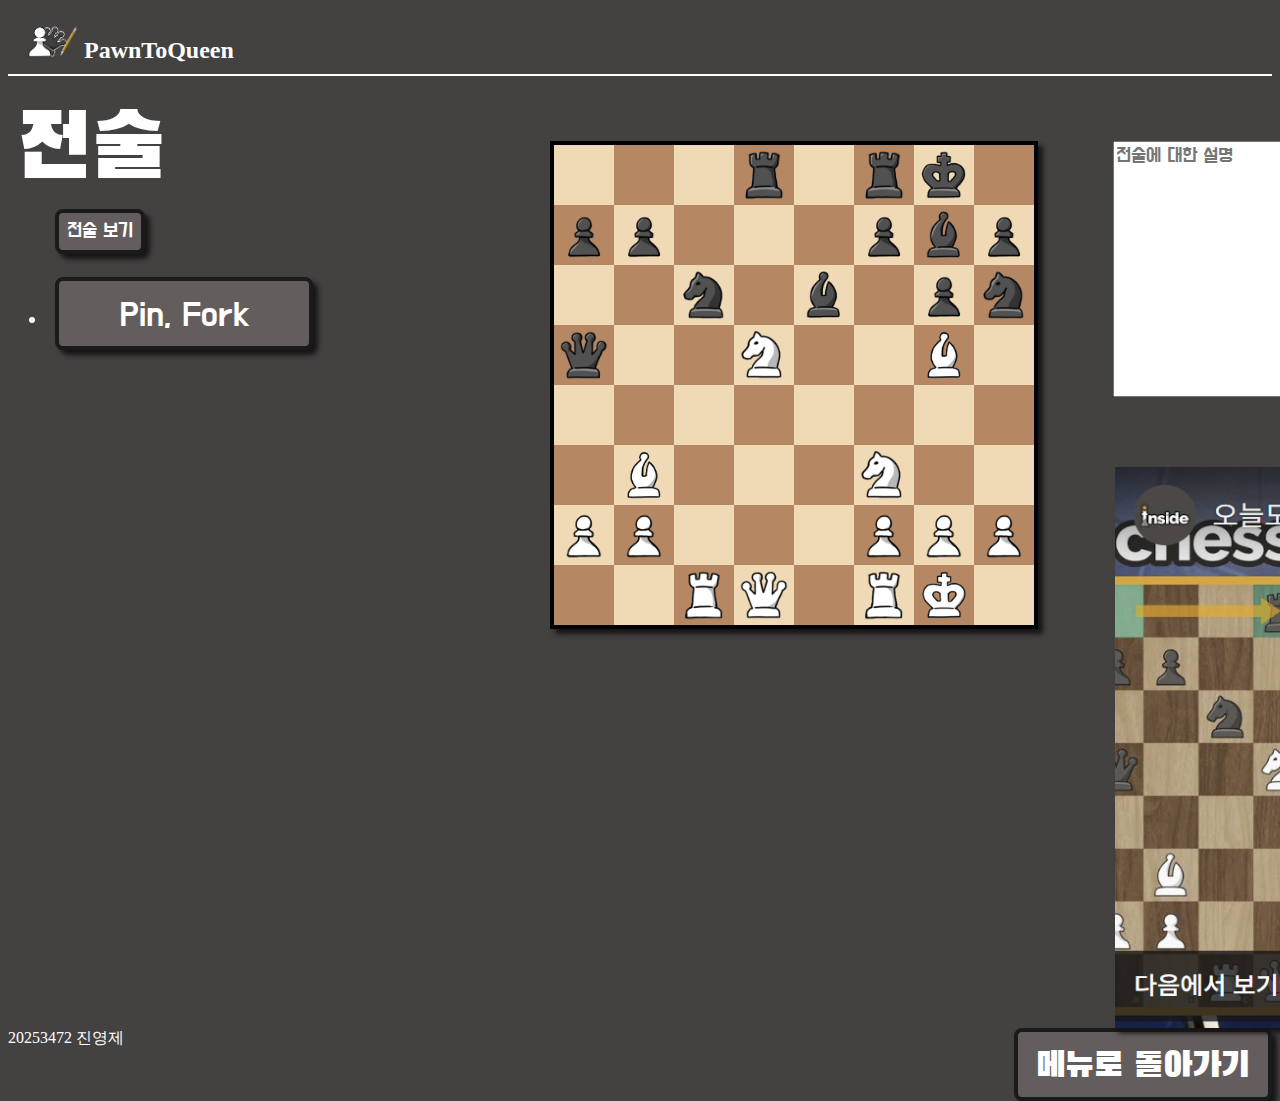
<file: 6Tactics.html>
<!doctype html>
<html>
    <head>
        <meta charset="utf-8">
        <title>PawnToQueen</title>

        <link rel="stylesheet" href="css/2chess.css">

        <script src="https://code.jquery.com/jquery-3.7.1.js" integrity="sha256-eKhayi8LEQwp4NKxN+CfCh+3qOVUtJn3QNZ0TciWLP4="
            crossorigin="anonymous"></script>
    </head>

    <body>

        <!-- 왼쪽 위 로고, 로고 이미지 -->
        <header>
            <div>
                <h2 class="PawnToQueen">
                    <img src="images/PawnToQueen.png" class="PawnToQueen-logo">
                    PawnToQueen</h2>
            </div>

            <hr>
        </header>

        <main>
            
            <div class="row">
                <!-- 타이틀(전술) -->
                <div>
                    <span class="font_big02 GTS-margin title-margin font03">전술</span>
                
                
                    <div>
                        <div>
                            <!-- 전술 보기 버튼 -->
                            <button class="toggle font04">전술 보기</button>
                        </div>
                        
                        <!-- 버튼 누르면 숨겨질 목록들 -->
                        <div class="page">
                            <ul>
                                <li>
                                    <div class="button">
                                        <a href="#" class="font04 font_big01">Pin, Fork</a>
                                    </div>
                                </li>
                                <!-- <li>
                                    <div class="button">
                                        <a href="#" class="font04 font_big01">추가 (미구현)</a>
                                    </div>
                                </li> -->
                            </ul>
                        </div>
                    </div>
                </div>
                
                <div class="l-line"></div>

                    <!-- 체스판 -->
                    <div class="board-area02">
                        <iframe src="13Pin-Fork.html"></iframe>
                    </div>
                
                    <!-- textarea 박스 -->
                    <div>
                        <textarea class="tacticsText board-area02 textrea01 font04" cols="60" rows="10" placeholder="전술에 대한 설명"></textarea>
                        <button class="saveTactics font04 saveButton-margin">저장</button>

                        <!-- 유튜브 -->
                        <div class="video-wrap">
                            <!-- <iframe
                            src="https://youtube.com/embed/1qqvAeH7OS0" allowfullscreen>
                            </iframe> -->

                            <!-- 유튜브 썸네일 사진, 누르면 영상 주소로 이동 -->
                            <a href="https://youtu.be/1qqvAeH7OS0?si=-Qt2ELhkCKwqUoCb" target="_blank">
                                <img src="images/PinFork-thumbnail.png"></a>
                        </div>
                    </div>

                    
            </div>


            <!-- 메뉴로 돌아가기 버튼 -->
            <div class="float-right">
                <div class="button">
                    
                    <a href = "index.html" class = "font_big01 font_center"><span class="font03">메뉴로 돌아가기</span></a>
            </div>

            

        </main>

        <!-- 왼쪽 하단 학번 이름 -->
        <footer>
            <div>20253472 진영제</div>
        </footer>

        <!-- js 불러오기 -->
        <script src="js/3chess.js"></script>

    </body>
</html>
</file>
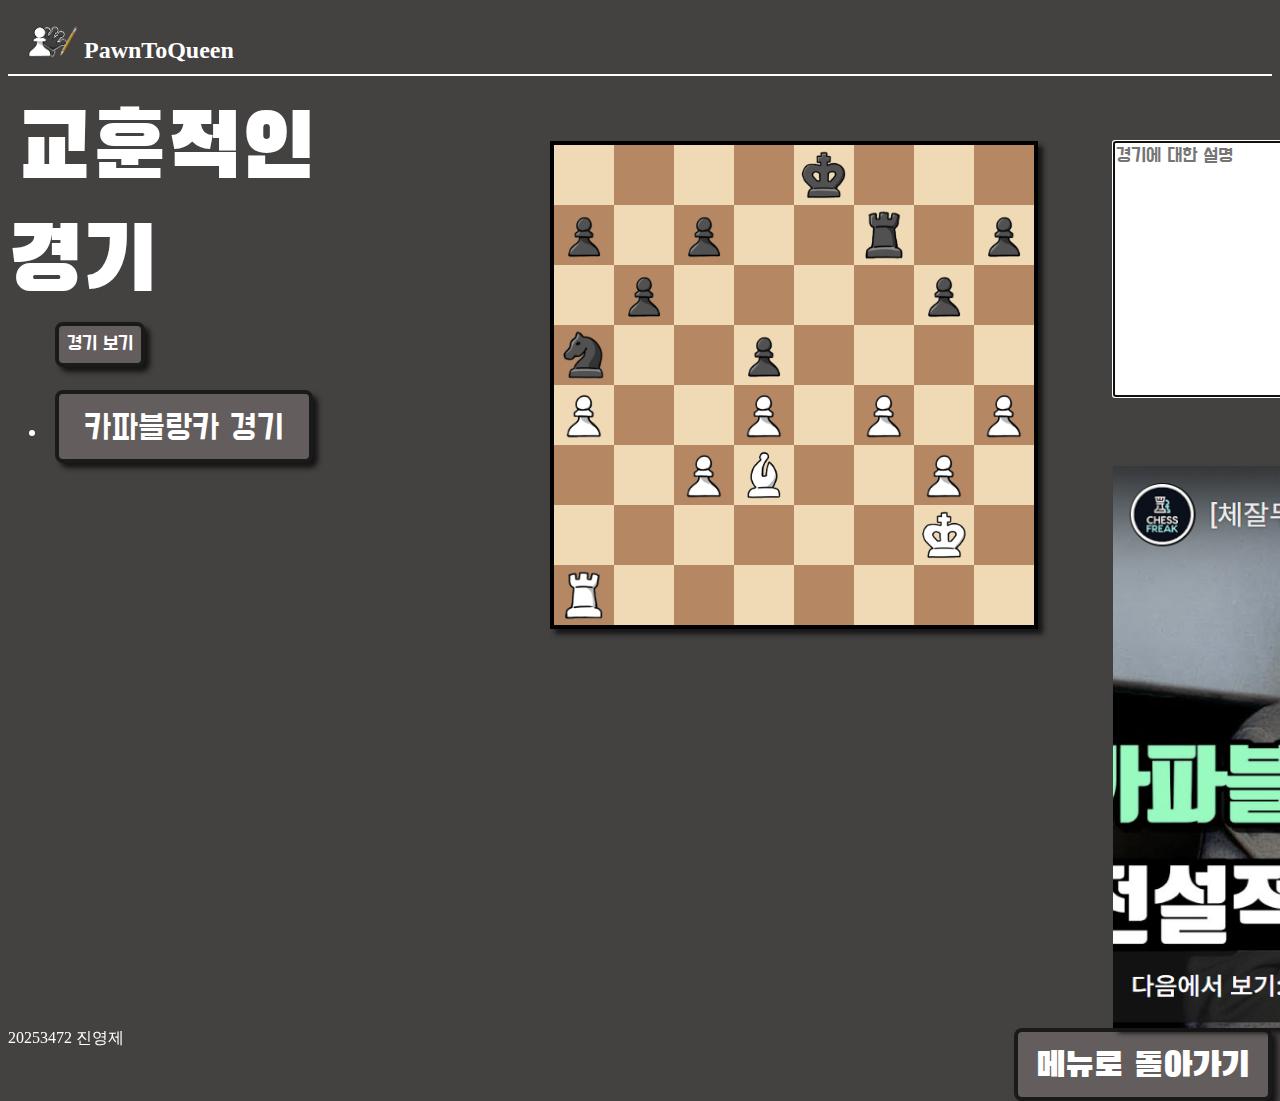
<file: 7instructive.html>
<!doctype html>
<html>
    <head>
        <meta charset="utf-8">
        <title>PawnToQueen</title>

        <link rel="stylesheet" href="css/2chess.css">

        <script src="https://code.jquery.com/jquery-3.7.1.js" integrity="sha256-eKhayi8LEQwp4NKxN+CfCh+3qOVUtJn3QNZ0TciWLP4="
            crossorigin="anonymous"></script>
    </head>

    <body>

        <!-- 왼쪽 위 로고, 로고 이미지 -->
        <header>
            <div>
                <h2 class="PawnToQueen">
                    <img src="images/PawnToQueen.png" class="PawnToQueen-logo">
                    PawnToQueen</h2>
            </div>

            <hr>
        </header>

        <main>
            
            <div class="row">
                <!-- 타이틀(교훈적인 경기) -->
                <div>
                    <span class="font_big02 GTS-margin title-margin font03">교훈적인<br>경기</span>
                
                
                    <div>
                        <div>
                            <!-- 경기 보기 버튼 -->
                            <button class="toggle font04">경기 보기</button>
                        </div>

                        <!-- 버튼 누르면 숨겨질 목록들 -->
                        <div class="page">
                            <ul>
                                <li>
                                    <div class="button">
                                        <a href="#" class="font04 font_big01">카파블랑카 경기</a>
                                    </div>
                                </li>
                                <!-- <li>
                                    <div class="button">
                                        <a href="#" class="font04 font_big01">추가 (미구현)</a>
                                    </div>
                                </li> -->
                            </ul>
                            
                        </div>
                    </div>
                </div>

                
                
                <div class="l-line"></div>

                    <!-- 체스판 -->
                    <div class="board-area02">
                        <iframe src="14Capablanca.html"></iframe>
                    </div>
                
                    <!-- textarea 박스 -->
                    <div>
                        <textarea class="instructiveText board-area02 textrea01 font04" cols="60" rows="10" autofocus placeholder = "경기에 대한 설명"></textarea>
                        <button class="saveinstructive font04 saveButton-margin">저장</button>

                        <!-- 유튜브 -->
                        <div class="video-wrap">
                            <!-- <iframe
                            src="https://youtube.com/embed/Or-qN2h-dio" allowfullscreen>
                            </iframe> -->

                            <!-- 유튜브 썸네일 사진, 누르면 영상 주소로 이동 -->
                            <a href="https://youtu.be/Or-qN2h-dio?si=ZVvyNArL3TqrBaO0" target="_blank">
                                <img src="images/Capablanca-thumbnail.png"></a>
                        </div>
                    </div>

                    
            </div>


            <!-- 메뉴로 돌아가기 버튼 -->
            <div class="float-right">
                <div class="button">
                    <a href = "index.html" class = "font_big01 font_center"><span class="font03">메뉴로 돌아가기</span></a>
            </div>

            

        </main>

        <!-- 왼쪽 하단 학번 이름 -->
        <footer>
            <div>20253472 진영제</div>
        </footer>

        <!-- js 불러오기 -->
        <script src="js/3chess.js"></script>

    </body>
</html>
</file>
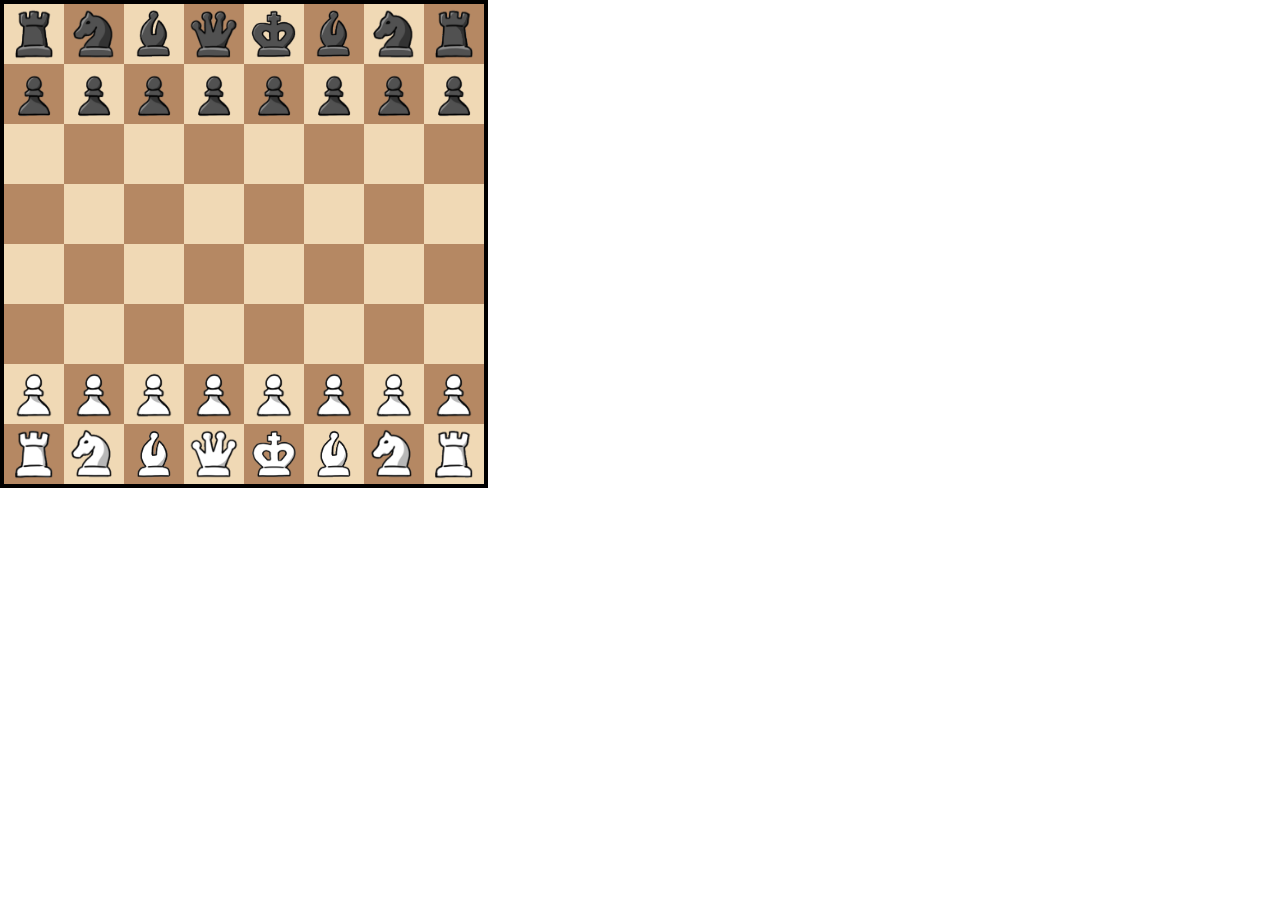
<file: 8chess board.html>
<!DOCTYPE html>
<html>
  <head>
  <meta charset="utf-8">
  <title>체스판</title>

  <!-- css 불러오기 -->
  <link rel="stylesheet" href="css/9board.css">

  </head>
  <body>

  <div class="board">
    <!-- 1행 -->
    <div class="cell white"><img src = "images/black-rook.png"></div> <!-- a8 -->
    <div class="cell black"><img src = "images/black-knight.png"></div> <!-- b8 -->
    <div class="cell white"><img src = "images/black-bishop.png"></div> <!-- c8 -->
    <div class="cell black"><img src = "images/black-queen.png"></div> <!-- d8 -->
    <div class="cell white"><img src = "images/black-king.png"></div> <!-- e8 -->
    <div class="cell black"><img src = "images/black-bishop.png"></div> <!-- f8 -->
    <div class="cell white"><img src = "images/black-knight.png"></div> <!-- g8 -->
    <div class="cell black"><img src = "images/black-rook.png"></div> <!-- h8 -->

    <!-- 2행 -->
    <div class="cell black"><img src = "images/black-pawn.png"></div> <!-- a7 -->
    <div class="cell white"><img src = "images/black-pawn.png"></div> <!-- b7 -->
    <div class="cell black"><img src = "images/black-pawn.png"></div> <!-- c7 -->
    <div class="cell white"><img src = "images/black-pawn.png"></div> <!-- d7 -->
    <div class="cell black"><img src = "images/black-pawn.png"></div> <!-- e7 -->
    <div class="cell white"><img src = "images/black-pawn.png"></div> <!-- f2 -->
    <div class="cell black"><img src = "images/black-pawn.png"></div> <!-- g7 -->
    <div class="cell white"><img src = "images/black-pawn.png"></div> <!-- h7 -->

    <!-- 3행 -->
    <div class="cell white"></div> <!-- a6 -->
    <div class="cell black"></div> <!-- b6 -->
    <div class="cell white"></div> <!-- c6 -->
    <div class="cell black"></div> <!-- d6 -->
    <div class="cell white"></div> <!-- e6 -->
    <div class="cell black"></div> <!-- f6 -->
    <div class="cell white"></div> <!-- g6 -->
    <div class="cell black"></div> <!-- h6 -->

    <!-- 4행 -->
    <div class="cell black"></div> <!-- a5 -->
    <div class="cell white"></div> <!-- b5 -->
    <div class="cell black"></div> <!-- c5 -->
    <div class="cell white"></div> <!-- d5 -->
    <div class="cell black"></div> <!-- e5 -->
    <div class="cell white"></div> <!-- f5 -->
    <div class="cell black"></div> <!-- g5 -->
    <div class="cell white"></div> <!-- h5 -->

    <!-- 5행 -->
    <div class="cell white"></div> <!-- a4 -->
    <div class="cell black"></div> <!-- b4 -->
    <div class="cell white"></div> <!-- c4 -->
    <div class="cell black"></div> <!-- d4 -->
    <div class="cell white"></div> <!-- e4 -->
    <div class="cell black"></div> <!-- f4 -->
    <div class="cell white"></div> <!-- g4 -->
    <div class="cell black"></div> <!-- h4 -->

    <!-- 6행 -->
    <div class="cell black"></div> <!-- a3 -->
    <div class="cell white"></div> <!-- b3 -->
    <div class="cell black"></div> <!-- c3 -->
    <div class="cell white"></div> <!-- d3 -->
    <div class="cell black"></div> <!-- e3 -->
    <div class="cell white"></div> <!-- f3 -->
    <div class="cell black"></div> <!-- g3 -->
    <div class="cell white"></div> <!-- h3 -->

    <!-- 7행 -->
    <div class="cell white"><img src = "images/white-pawn.png"></div>  <!-- a2 -->
    <div class="cell black"><img src = "images/white-pawn.png"></div>  <!-- b2 -->
    <div class="cell white"><img src = "images/white-pawn.png"></div>  <!-- c2 -->
    <div class="cell black"><img src = "images/white-pawn.png"></div>  <!-- d2 -->
    <div class="cell white"><img src = "images/white-pawn.png"></div>  <!-- e2 -->
    <div class="cell black"><img src = "images/white-pawn.png"></div>  <!-- f2 -->
    <div class="cell white"><img src = "images/white-pawn.png"></div>  <!-- g2 -->
    <div class="cell black"><img src = "images/white-pawn.png"></div>  <!-- h2 -->

    <!-- 8행 -->
    <div class="cell black"><img src = "images/white-rook.png"></div> <!-- a1 -->
    <div class="cell white"><img src = "images/white-knight.png"></div> <!-- b1 -->
    <div class="cell black"><img src = "images/white-bishop.png"></div> <!-- c1 -->
    <div class="cell white"><img src = "images/white-queen.png"></div> <!-- d1 -->
    <div class="cell black"><img src = "images/white-king.png"></div> <!-- e1 -->
    <div class="cell white"><img src = "images/white-bishop.png"></div> <!-- f1 -->
    <div class="cell black"><img src = "images/white-knight.png"></div> <!-- g1 -->
    <div class="cell white"><img src = "images/white-rook.png"></div> <!-- h1 -->
  </div>

  <!-- js 불러오기 -->
  <script src="js/10board.js"></script>

  </body>
</html>
</file>
<file: css/2chess.css>
/* 배경색 */
    body {
        background-color: rgb(68, 65, 65);
        color: white;
    }

    /* PawnToQueen 글자 패딩 */
    .PawnToQueen {
        padding: 0px 20px;
        margin: 0;
    }

    /* PawnToQueen 로고 크기 */
    .PawnToQueen-logo {
        width: 50px;
        
    }

    /* hr 모양 설정 */
    hr {
        border: none;
        height: 2px;
        background-color: white;
        margin: 10px 0px 20px 0px;
    }

    /* 버튼 안에 a 설정 */
    .button > a {
        text-decoration: none;
        color: white;
    }

    /* 버튼 안에 a에 마우스 포인터를 가져다 댔을 때 색깔 밝게 설정 */
    .button > a:hover {
        background-color: #837a7a;
    }

    /* 버튼 안에 a가 있는 버튼 모양 설정 */
    .button > a {
        width: 250px;
        height: 60px;
        border-radius: 8px;
        background-color: #645d5d;
        border: 4px solid #1b1a1a;
        box-shadow: 5px 5px 5px #161515;
        display: flex;
        justify-content: center;
        align-items: center;
    }

    /* .button > a:active {
        color:aquamarine;
    } */

    /* 폰트 크기 1 */
    .font_big01 {
        font-size: 35px;
        padding-top: 5px;
    }

    /* 폰트 크기 2 */
    .font_big02 {
        font-size: 90px;
    }

    /* 폰트 볼드 */
    .font_bold {
        font-weight:bold;
    }

    /* 폰트 중앙 정렬 */
    .font_center {
        text-align:center;
    }

    /* chess board를 띄우기 위한 iframe */
    iframe {
        width: 488px;
        height: 488px;
        border: none;
        box-shadow: 5px 5px 5px #161515;
    }

    /* 중앙 정렬 */
    .center {
        display: flex;
        justify-content: center;
        align-items: top;
    }
    
    /* 메뉴에 Go To Study와 버튼 사이에 마진 */
    .menu {
        margin-top: 20px;
    }

    /* 버튼과 버튼 사이 간격 */
    .menu .button {
        padding: 0px 80px;
    }

    /* 메뉴 탭에서 체스판 영역 마진 1 */
    .board-area01 {
        margin-top: 65px;
    }

    /* Go To Study 글자 위치를 위한 마진 */
    .GTS-margin {
        margin: -5px 0px 30px 0px;
    }


    /* 오프닝 탭에서 타이틀 왼쪽 마진 */
    .title-margin {
        margin-left: 10px;
    }

    /* 우측 정렬 */
    .float-right {
        float: right;
    }


        /* 세로 하얀선 설정 */
        .l-line {
            width: 3px;
            height: 750px;
            background-color: white;
            margin: 0px 130px 0px 100px;
        }

        /* l-line과 같은 가로에 위치시키기 위한 설정 */
        .row {
            display: flex;
        }

        /* 오프닝 탭에서 체스판 영역 마진 */
        .board-area02 {
            margin-top: 45px;
            margin-right: 5px;
        }


        /* 토글 버튼 왼쪽 마진 */
        .toggle {
            margin-left: 47px;
        }
    
        /* 버튼과 토글 내용 사이 간격 */
        .page {
            margin-top: 5px;
        }

        /* textarea 설정 */
        .textrea01 {
            margin-left: 70px;
            font-size: 20px;
        }

        /* 유튜브 감싸기와 크기 위치 조절, 원래는 iframe을 위한 설정이였어서 조금 복잡하게 만들어져있음 */
        .video-wrap {
            margin-left: 70px;
            margin-top: 20px;
            position: relative;
            padding-bottom: 56.25%; /* 16:9 */
        }

        /* 유튜브 감싸기 iframe 크기 조절, 로컬로는 유튜브가 연결이 안돼서 현재는 html에서 주석처리 해놓은 클래스임 */
        .video-wrap iframe {
            position: absolute;
            width: 100%;
            height: 100%;
        }

        /* 유튜브 썸네일 사진 첨부 크기 조절 */
        .video-wrap img {
            position: absolute;
            width: 100%;
            height: 100%;
            box-shadow: 5px 5px 5px #161515;
        }

        /* li 태그 패딩, 크기 */
        li {
            padding: 7px;
            font-size: 20px;
        }

        /* button 태그 모양 */
        button {
            color: white;
            width: 90px;
            height: 45px;
            border-radius: 8px;
            background-color: #645d5d;
            border: 4px solid #1b1a1a;
            box-shadow: 5px 5px 5px #161515;
            display: flex;
            justify-content: center;
            align-items: center;
            font-size: 20px;
        }

        /* 오프닝 탭에서 "오프닝 보기" 버튼 가로 크기 늘리기 */
        button.button01 {
            width:120px;
        }
    
        /* 버튼 마우스 커서 올려놓을 때 더 밝게 */
        button:hover {
            background-color: #837a7a;
        }

        /* 오프닝 탭에서 "저장" 버튼 위치 조절과 글자 크기 조절 */
        .saveButton-margin {
            margin-left: 547px;
            font-size: 25px;
        }
        




            /* 폰트 */
            .font01 {
                font-family: "Gugi", sans-serif;
                font-style: normal;
            }

            .font02 {
                font-family: "Nanum Brush Script", cursive;
                font-style: normal;
            }

            .font03 {
                font-family: "Black Han Sans", sans-serif;
                font-style: normal;
                }

            .font04 {
                font-family: "Do Hyeon", sans-serif;
                font-style: normal;
            }

                
            @font-face {
                font-family: "Black Han Sans";
                src: url(./fonts/BlackHanSans-Regular.ttf)
            }


            @font-face {
                font-family: "Nanum Pen Script";
                src: url(./fonts/NanumPenScript-Regular.ttf)
            }

            @font-face {
                font-family: "Gugi";
                src: url(./fonts/Gugi-Regular.ttf)
            }

            @font-face {
                font-family: "Do Hyeon";
                src: url(./fonts/DoHyeon-Regular.ttf)
            }
</file>
<file: css/9board.css>
/* iframe을 위해 정렬, 기본 마진 없애기 */
  body {
      display: flex;
      margin: 0;
    }

    /* 칸 8x8 만들기 */
    .board {
      display: grid;
      grid-template-columns: repeat(8, 60px);
      grid-template-rows: repeat(8, 60px);
      border: 4px solid black;
    }

    /* 기물 이미지 중앙 정렬 */
    .cell {
      display: flex;
      justify-content: center;
      align-items: center;
    }

    /* 보드 칸 색 */
    .cell.white { background-color: #f0d9b5; }
    .cell.black { background-color: #b58863; }

    /* 기물 이미지 크기 */
    img {
      width: 50px;
    }

    /* 선택된 칸 테두리 */
    .cell.selected {
      outline: 3px solid red;
      outline-offset: -3px;
    }
</file>
